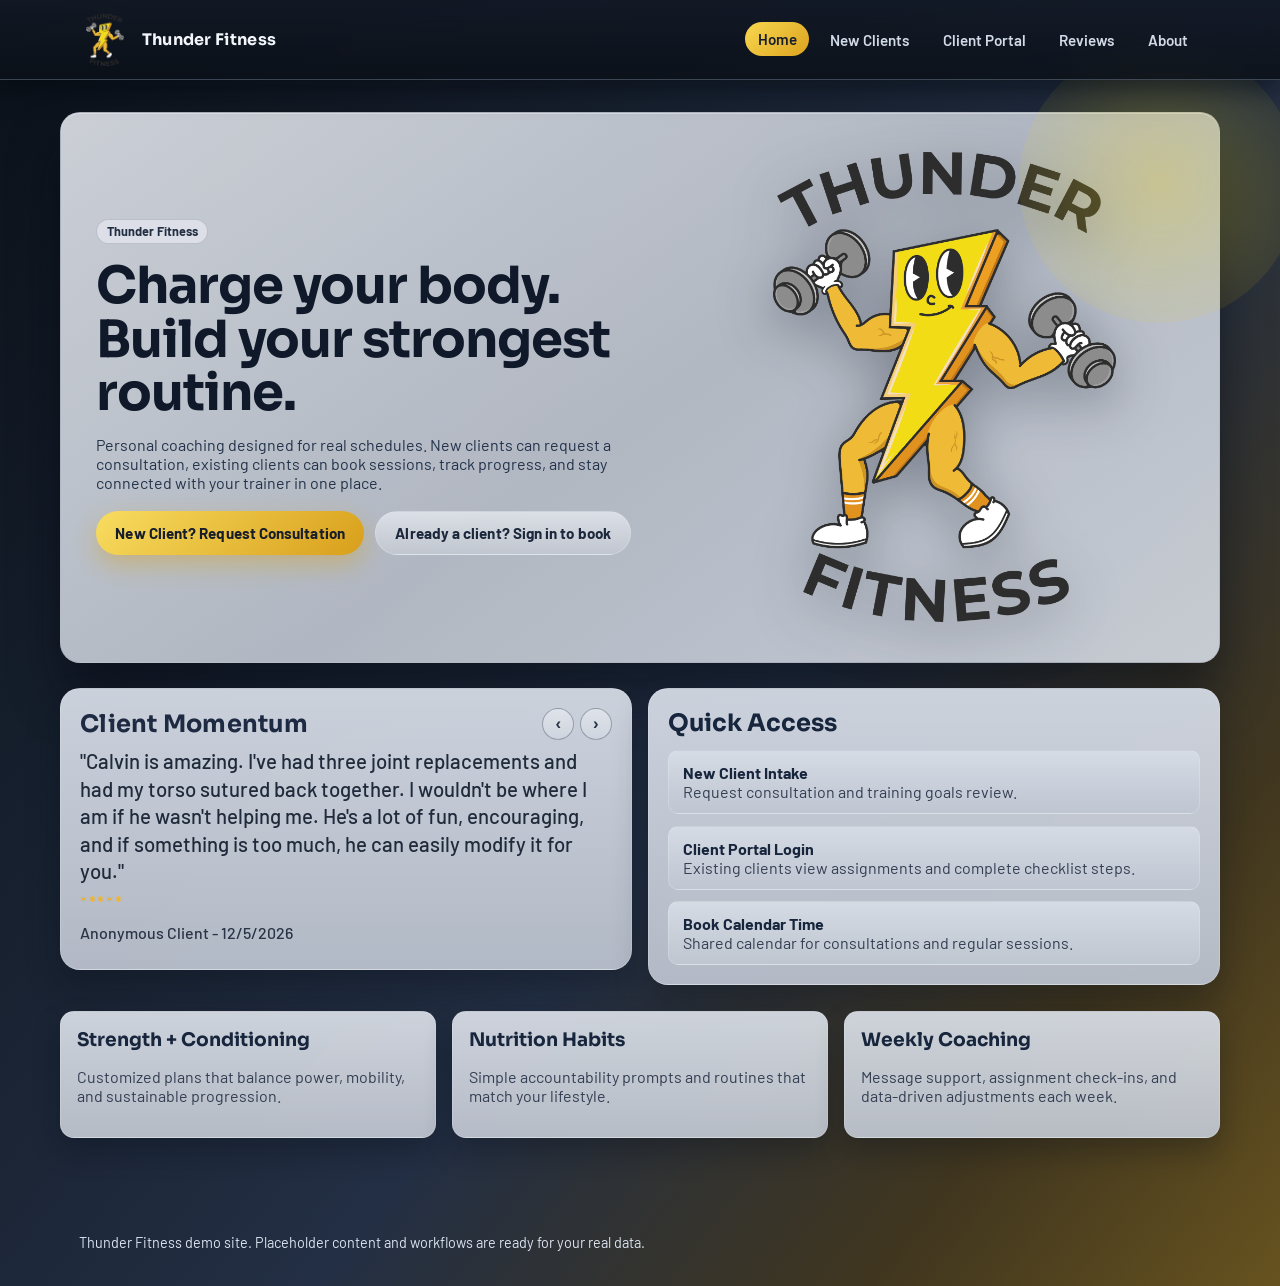
<file: index.html>
<!doctype html>
<html lang="en">
  <head>
    <meta charset="UTF-8" />
    <meta name="viewport" content="width=device-width, initial-scale=1.0" />
    <title>Thunder Fitness</title>
    <link rel="preconnect" href="https://fonts.googleapis.com" />
    <link rel="preconnect" href="https://fonts.gstatic.com" crossorigin />
    <link href="https://fonts.googleapis.com/css2?family=Barlow:wght@400;500;600;700&family=Sora:wght@500;600;700;800&display=swap" rel="stylesheet" />
    <link rel="stylesheet" href="assets/css/styles.css?v=20260314a" />
    <script defer src="assets/js/app.js?v=20260314a"></script>
  </head>
  <body data-page="home">
    <header class="site-header">
      <div class="nav-wrap">
        <a class="brand" href="index.html"><img class="brand-logo" src="assets/logo.png" alt="Thunder Fitness logo" /><span class="brand-name">Thunder Fitness</span></a>
        <nav class="nav-links" aria-label="Main">
          <a data-nav="home" href="index.html">Home</a>
          <a data-nav="start" href="start-here.html">New Clients</a>
          <a data-nav="booking" href="booking.html">Calendar</a>
          <a data-nav="portal" href="client-portal.html">Client Portal</a>
          <a data-nav="reviews" href="reviews.html">Reviews</a>
          <a data-nav="about" href="about.html">About</a>
        </nav>
      </div>
    </header>

    <main>
      <div class="container">
        <section class="hero reveal">
          <div>
            <span class="badge">Thunder Fitness</span>
            <h1 id="homeHeroTitle">Charge your body. Build your strongest routine.</h1>
            <p id="homeHeroText">
              Personal coaching designed for real schedules. New clients can request a consultation, existing clients can book sessions,
              track progress, and stay connected with your trainer in one place.
            </p>
            <div class="stack">
              <a class="btn btn-primary" href="start-here.html">New Client? Request Consultation</a>
              <a class="btn btn-light" href="client-portal.html">Already a client? Sign in to book</a>
            </div>
          </div>
          <div class="hero-media-shell reveal delay-1" aria-label="Featured image">
            <img id="homeHeroImage" src="assets/logo.png" alt="Thunder Fitness featured" loading="lazy" />
          </div>
        </section>

        <script>
          (function () {
            try {
              const raw = localStorage.getItem("tf_site_settings");
              if (!raw) return;
              const settings = JSON.parse(raw) || {};

              const title = document.getElementById("homeHeroTitle");
              const text = document.getElementById("homeHeroText");
              const image = document.getElementById("homeHeroImage");

              const nextTitle = (settings.homeHeroTitle || "").trim();
              const nextText = (settings.homeHeroText || "").trim();
              const nextImage = (settings.homeHeroImage || "").trim();

              if (title && nextTitle) title.textContent = nextTitle;
              if (text && nextText) text.textContent = nextText;
              if (image && nextImage) image.src = nextImage;
            } catch (_err) {
              // Keep default HTML values if local settings are unavailable.
            }
          })();
        </script>

        <section class="section split home-highlight-row">
          <article class="panel reveal delay-1 review-rotator" id="reviewRotatorPanel">
            <div class="rotator-head">
              <h2 id="rotatorHeading" class="rotator-heading">Client Momentum</h2>
              <div class="rotator-controls" aria-label="Review slider controls">
                <button id="rotatorPrev" class="rotator-arrow" type="button" aria-label="Previous review or ad">&#8249;</button>
                <button id="rotatorNext" class="rotator-arrow" type="button" aria-label="Next review or ad">&#8250;</button>
              </div>
            </div>
            <div id="rotatorAdGraphic" class="rotator-ad-graphic" aria-hidden="true">
              <span class="ad-bar"></span>
              <span class="ad-ring left"></span>
              <span class="ad-ring right"></span>
              <span class="ad-athlete"></span>
            </div>
            <p id="rotatorQuote" class="review-quote">""</p>
            <div id="rotatorStars" class="star-row" aria-hidden="true"></div>
            <div id="rotatorMeta" class="review-meta"></div>
            <p id="rotatorExtra" class="rotator-extra muted"></p>
          </article>
          <article class="panel reveal delay-2">
            <h2>Quick Access</h2>
            <div class="list">
              <a class="list-item" href="start-here.html"><strong>New Client Intake</strong><br /><span class="muted">Request consultation and training goals review.</span></a>
              <a class="list-item" href="client-portal.html"><strong>Client Portal Login</strong><br /><span class="muted">Existing clients view assignments and complete checklist steps.</span></a>
              <a class="list-item" href="booking.html"><strong>Book Calendar Time</strong><br /><span class="muted">Shared calendar for consultations and regular sessions.</span></a>
            </div>
          </article>
        </section>

        <section class="section card-grid">
          <article class="card reveal">
            <h3 id="homeCardOneTitle">Strength + Conditioning</h3>
            <p id="homeCardOneText" class="muted">Customized plans that balance power, mobility, and sustainable progression.</p>
          </article>
          <article class="card reveal delay-1">
            <h3 id="homeCardTwoTitle">Nutrition Habits</h3>
            <p id="homeCardTwoText" class="muted">Simple accountability prompts and routines that match your lifestyle.</p>
          </article>
          <article class="card reveal delay-2">
            <h3 id="homeCardThreeTitle">Weekly Coaching</h3>
            <p id="homeCardThreeText" class="muted">Message support, assignment check-ins, and data-driven adjustments each week.</p>
          </article>
        </section>
      </div>
    </main>

    <footer class="footer">
      Thunder Fitness demo site. Placeholder content and workflows are ready for your real data.
    </footer>
  </body>
</html>
</file>
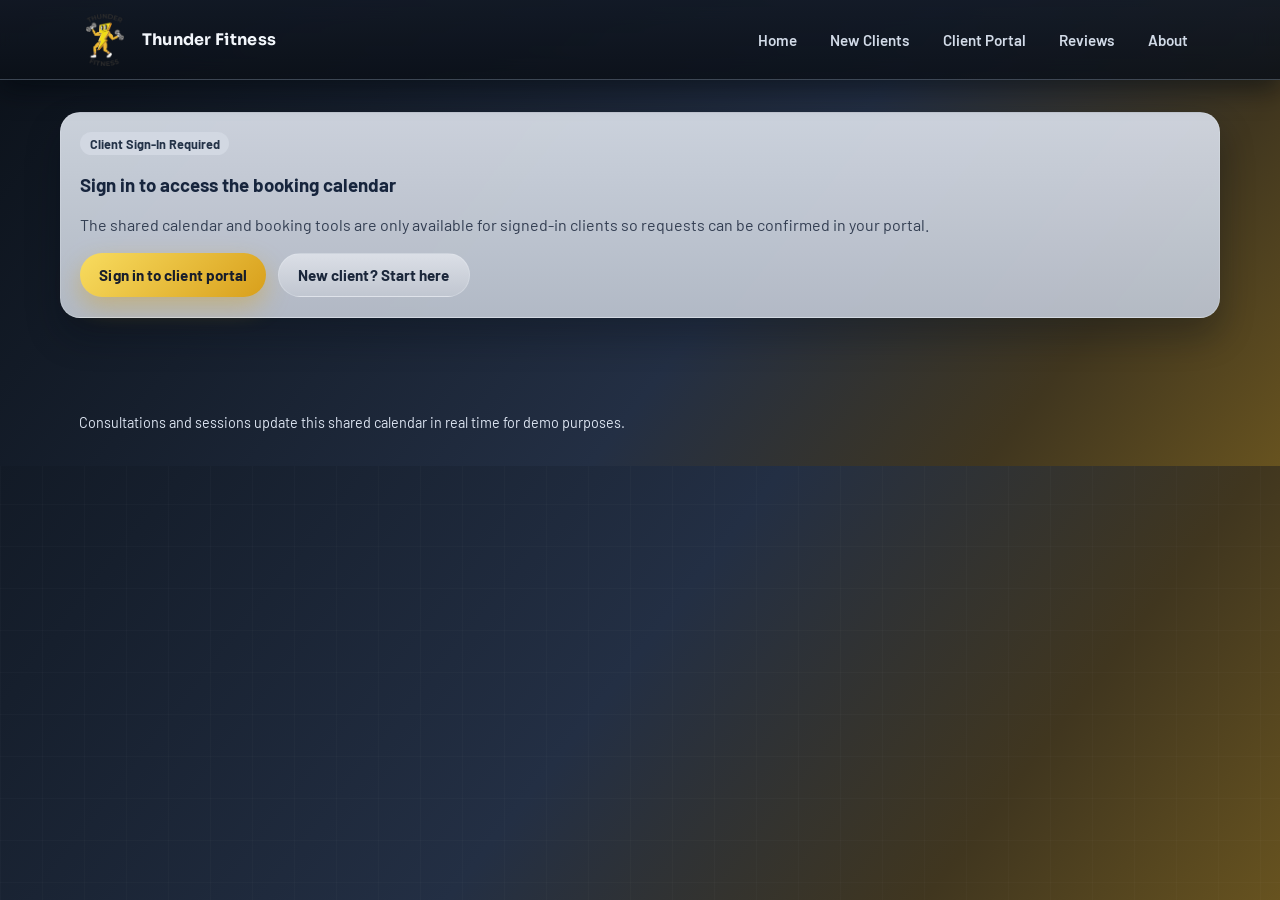
<file: booking.html>
<!doctype html>
<html lang="en">
  <head>
    <meta charset="UTF-8" />
    <meta name="viewport" content="width=device-width, initial-scale=1.0" />
    <title>Thunder Fitness</title>
    <link rel="preconnect" href="https://fonts.googleapis.com" />
    <link rel="preconnect" href="https://fonts.gstatic.com" crossorigin />
    <link href="https://fonts.googleapis.com/css2?family=Barlow:wght@400;500;600;700&family=Sora:wght@500;600;700;800&display=swap" rel="stylesheet" />
    <link rel="stylesheet" href="assets/css/styles.css?v=20260314a" />
    <script defer src="assets/js/app.js?v=20260314a"></script>
  </head>
  <body data-page="booking">
    <header class="site-header">
      <div class="nav-wrap">
        <a class="brand" href="index.html"><img class="brand-logo" src="assets/logo.png" alt="Thunder Fitness logo" /><span class="brand-name">Thunder Fitness</span></a>
        <nav class="nav-links" aria-label="Main">
          <a data-nav="home" href="index.html">Home</a>
          <a data-nav="start" href="start-here.html">New Clients</a>
          <a data-nav="booking" href="booking.html">Calendar</a>
          <a data-nav="portal" href="client-portal.html">Client Portal</a>
          <a data-nav="reviews" href="reviews.html">Reviews</a>
          <a data-nav="about" href="about.html">About</a>
          
        </nav>
      </div>
    </header>

    <main>
      <section id="bookingAuthGate" class="container hidden">
        <article class="panel reveal">
          <span class="badge">Client Sign-In Required</span>
          <h1>Sign in to access the booking calendar</h1>
          <p class="muted">The shared calendar and booking tools are only available for signed-in clients so requests can be confirmed in your portal.</p>
          <div class="stack">
            <a class="btn btn-primary" href="client-portal.html">Sign in to client portal</a>
            <a class="btn btn-light" href="start-here.html">New client? Start here</a>
          </div>
        </article>
      </section>

      <div id="bookingAuthedContent" class="container split">
        <section class="panel reveal">
          <span class="badge">Shared Booking Calendar</span>
          <h1>Reserve your training time</h1>
          <p class="muted">Consultation and session bookings require a signed-in client account so your request can be confirmed and tracked in your portal.</p>

          <form id="bookingForm" class="form-grid">
            <label>
              Booking type
              <select id="bookingType">
                <option>Consultation</option>
                <option>Session</option>
              </select>
            </label>
            <label>
              Date
              <select id="bookingDate"></select>
            </label>
            <label>
              Time
              <select id="bookingTime"></select>
            </label>
            <label>
              Name
              <input id="bookingName" type="text" placeholder="Client name" required />
            </label>
            <label>
              Email
              <input id="bookingEmail" type="email" placeholder="client@email.com" required />
            </label>
            <label>
              Phone
              <input id="bookingPhone" type="tel" placeholder="(555) 123-4567" required />
            </label>
            <label class="full">
              Notes
              <textarea id="bookingNotes" placeholder="Optional goals, focus area, or preferences."></textarea>
            </label>
            <label class="full" style="flex-direction: row; align-items: center; gap: 0.6rem; margin-top: 0.2rem">
              <input id="bookingRecurring" type="checkbox" />
              Request recurring booking (trainer approval required)
            </label>
            <div id="recurringFields" class="full hidden">
              <div class="form-grid">
                <label>
                  Repeat
                  <select id="recurringFrequency">
                    <option value="Weekly">Weekly</option>
                    <option value="Biweekly">Biweekly</option>
                    <option value="Monthly">Monthly</option>
                  </select>
                </label>
                <label>
                  Number of sessions
                  <select id="recurringCount">
                    <option value="4">4</option>
                    <option value="8">8</option>
                    <option value="12">12</option>
                  </select>
                </label>
              </div>
              <p class="muted" style="margin: 0.5rem 0 0">Recurring requests are reviewed by the trainer before approval.</p>
            </div>
            <div class="full stack">
              <button class="btn btn-primary" type="submit">Submit Booking</button>
              <a class="btn btn-light" href="client-portal.html">Sign in or create account</a>
            </div>
          </form>
          <div id="bookingNotice" class="notice"></div>
        </section>

        <section class="panel reveal delay-1">
          <h2>Availability calendar (1-hour slots)</h2>
          <div class="stack" style="margin-top: 0.3rem">
            <button id="calendarPrevWeek" class="btn btn-light" type="button">Previous week</button>
            <button id="calendarNextWeek" class="btn btn-light" type="button">Next week</button>
          </div>
          <p id="calendarRangeLabel" class="muted" style="margin-top: 0.45rem"></p>
          <div id="calendarBoard" class="calendar-grid"></div>
          <h3 style="margin-top: 1rem">Booking history is private</h3>
          <div id="upcomingBookings" class="list"></div>
        </section>
      </div>
    </main>

    <footer class="footer">Consultations and sessions update this shared calendar in real time for demo purposes.</footer>
  </body>
</html>
</file>
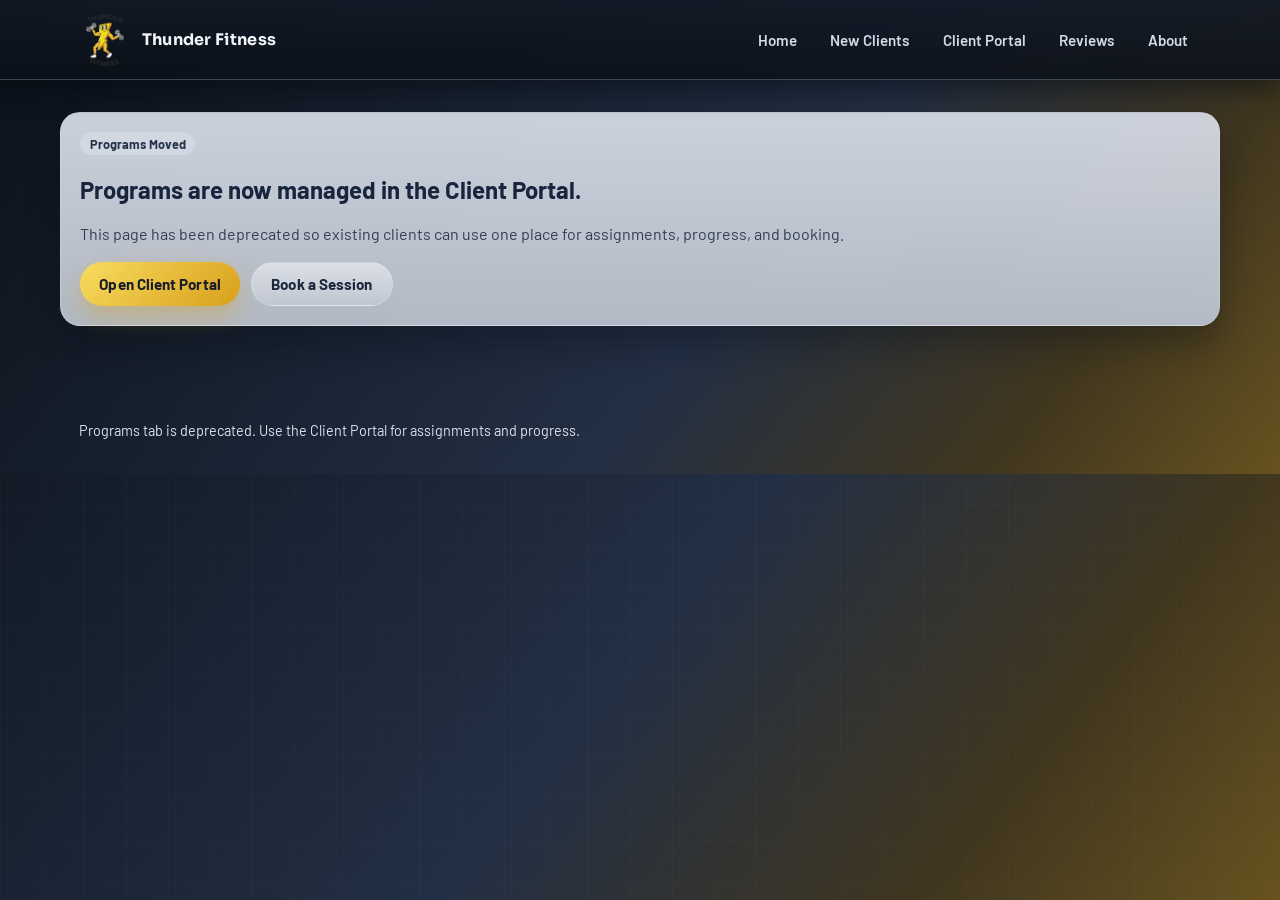
<file: programs.html>
<!doctype html>
<html lang="en">
  <head>
    <meta charset="UTF-8" />
    <meta name="viewport" content="width=device-width, initial-scale=1.0" />
    <title>Thunder Fitness</title>
    <link rel="preconnect" href="https://fonts.googleapis.com" />
    <link rel="preconnect" href="https://fonts.gstatic.com" crossorigin />
    <link href="https://fonts.googleapis.com/css2?family=Barlow:wght@400;500;600;700&family=Sora:wght@500;600;700;800&display=swap" rel="stylesheet" />
    <link rel="stylesheet" href="assets/css/styles.css?v=20260314a" />
    <script defer src="assets/js/app.js?v=20260314a"></script>
  </head>
  <body data-page="programs">
    <header class="site-header">
      <div class="nav-wrap">
        <a class="brand" href="index.html"><img class="brand-logo" src="assets/logo.png" alt="Thunder Fitness logo" /><span class="brand-name">Thunder Fitness</span></a>
        <nav class="nav-links" aria-label="Main">
          <a data-nav="home" href="index.html">Home</a>
          <a data-nav="start" href="start-here.html">New Clients</a>
          <a data-nav="booking" href="booking.html">Calendar</a>
          <a data-nav="portal" href="client-portal.html">Client Portal</a>
          <a data-nav="reviews" href="reviews.html">Reviews</a>
          <a data-nav="about" href="about.html">About</a>
          
        </nav>
      </div>
    </header>

    <main>
      <div class="container">
        <section class="panel reveal">
          <span class="badge">Programs Moved</span>
          <h1>Programs are now managed in the Client Portal.</h1>
          <p class="muted">This page has been deprecated so existing clients can use one place for assignments, progress, and booking.</p>
          <div class="stack">
            <a class="btn btn-primary" href="client-portal.html">Open Client Portal</a>
            <a class="btn btn-light" href="booking.html">Book a Session</a>
          </div>
        </section>
      </div>
    </main>

    <footer class="footer">Programs tab is deprecated. Use the Client Portal for assignments and progress.</footer>
  </body>
</html>
</file>
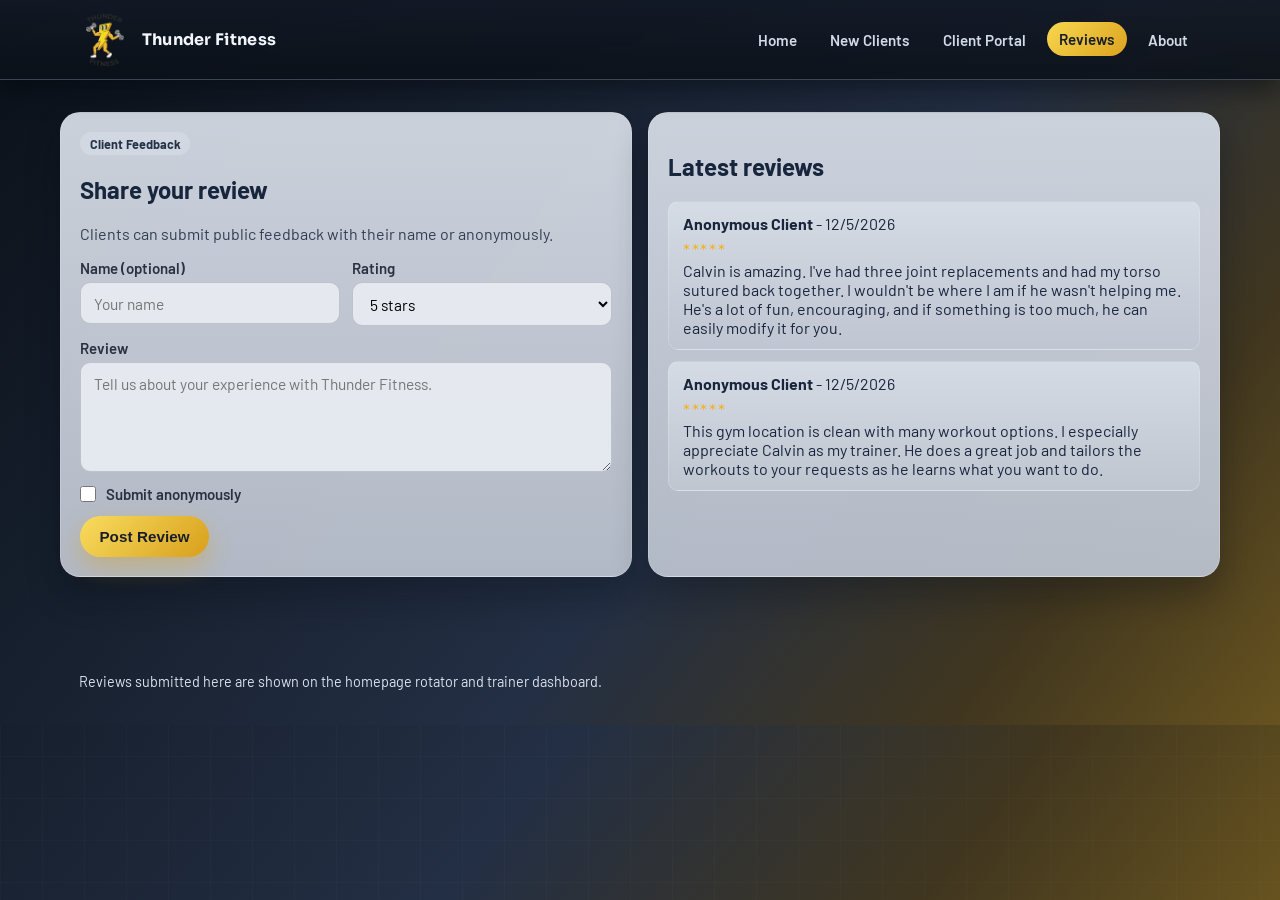
<file: reviews.html>
<!doctype html>
<html lang="en">
  <head>
    <meta charset="UTF-8" />
    <meta name="viewport" content="width=device-width, initial-scale=1.0" />
    <title>Thunder Fitness</title>
    <link rel="preconnect" href="https://fonts.googleapis.com" />
    <link rel="preconnect" href="https://fonts.gstatic.com" crossorigin />
    <link href="https://fonts.googleapis.com/css2?family=Barlow:wght@400;500;600;700&family=Sora:wght@500;600;700;800&display=swap" rel="stylesheet" />
    <link rel="stylesheet" href="assets/css/styles.css?v=20260314a" />
    <script defer src="assets/js/app.js?v=20260314a"></script>
  </head>
  <body data-page="reviews">
    <header class="site-header">
      <div class="nav-wrap">
        <a class="brand" href="index.html"><img class="brand-logo" src="assets/logo.png" alt="Thunder Fitness logo" /><span class="brand-name">Thunder Fitness</span></a>
        <nav class="nav-links" aria-label="Main">
          <a data-nav="home" href="index.html">Home</a>
          <a data-nav="start" href="start-here.html">New Clients</a>
          <a data-nav="booking" href="booking.html">Calendar</a>
          <a data-nav="portal" href="client-portal.html">Client Portal</a>
          <a data-nav="reviews" href="reviews.html">Reviews</a>
          <a data-nav="about" href="about.html">About</a>
          
        </nav>
      </div>
    </header>

    <main>
      <div class="container split">
        <section class="panel reveal">
          <span class="badge">Client Feedback</span>
          <h1>Share your review</h1>
          <p class="muted">Clients can submit public feedback with their name or anonymously.</p>

          <form id="reviewForm" class="form-grid">
            <label>
              Name (optional)
              <input id="reviewName" type="text" placeholder="Your name" />
            </label>
            <label>
              Rating
              <select id="reviewRating">
                <option value="5">5 stars</option>
                <option value="4">4 stars</option>
                <option value="3">3 stars</option>
                <option value="2">2 stars</option>
                <option value="1">1 star</option>
              </select>
            </label>
            <label class="full">
              Review
              <textarea id="reviewText" placeholder="Tell us about your experience with Thunder Fitness." required></textarea>
            </label>
            <label class="full" style="flex-direction: row; align-items: center; gap: 0.6rem">
              <input id="reviewAnonymous" type="checkbox" />
              Submit anonymously
            </label>
            <div class="full">
              <button class="btn btn-primary" type="submit">Post Review</button>
            </div>
          </form>
          <div id="reviewNotice" class="notice"></div>
        </section>

        <section class="panel reveal delay-1">
          <h2>Latest reviews</h2>
          <div id="reviewFeed" class="list"></div>
        </section>
      </div>
    </main>

    <footer class="footer">Reviews submitted here are shown on the homepage rotator and trainer dashboard.</footer>
  </body>
</html>
</file>
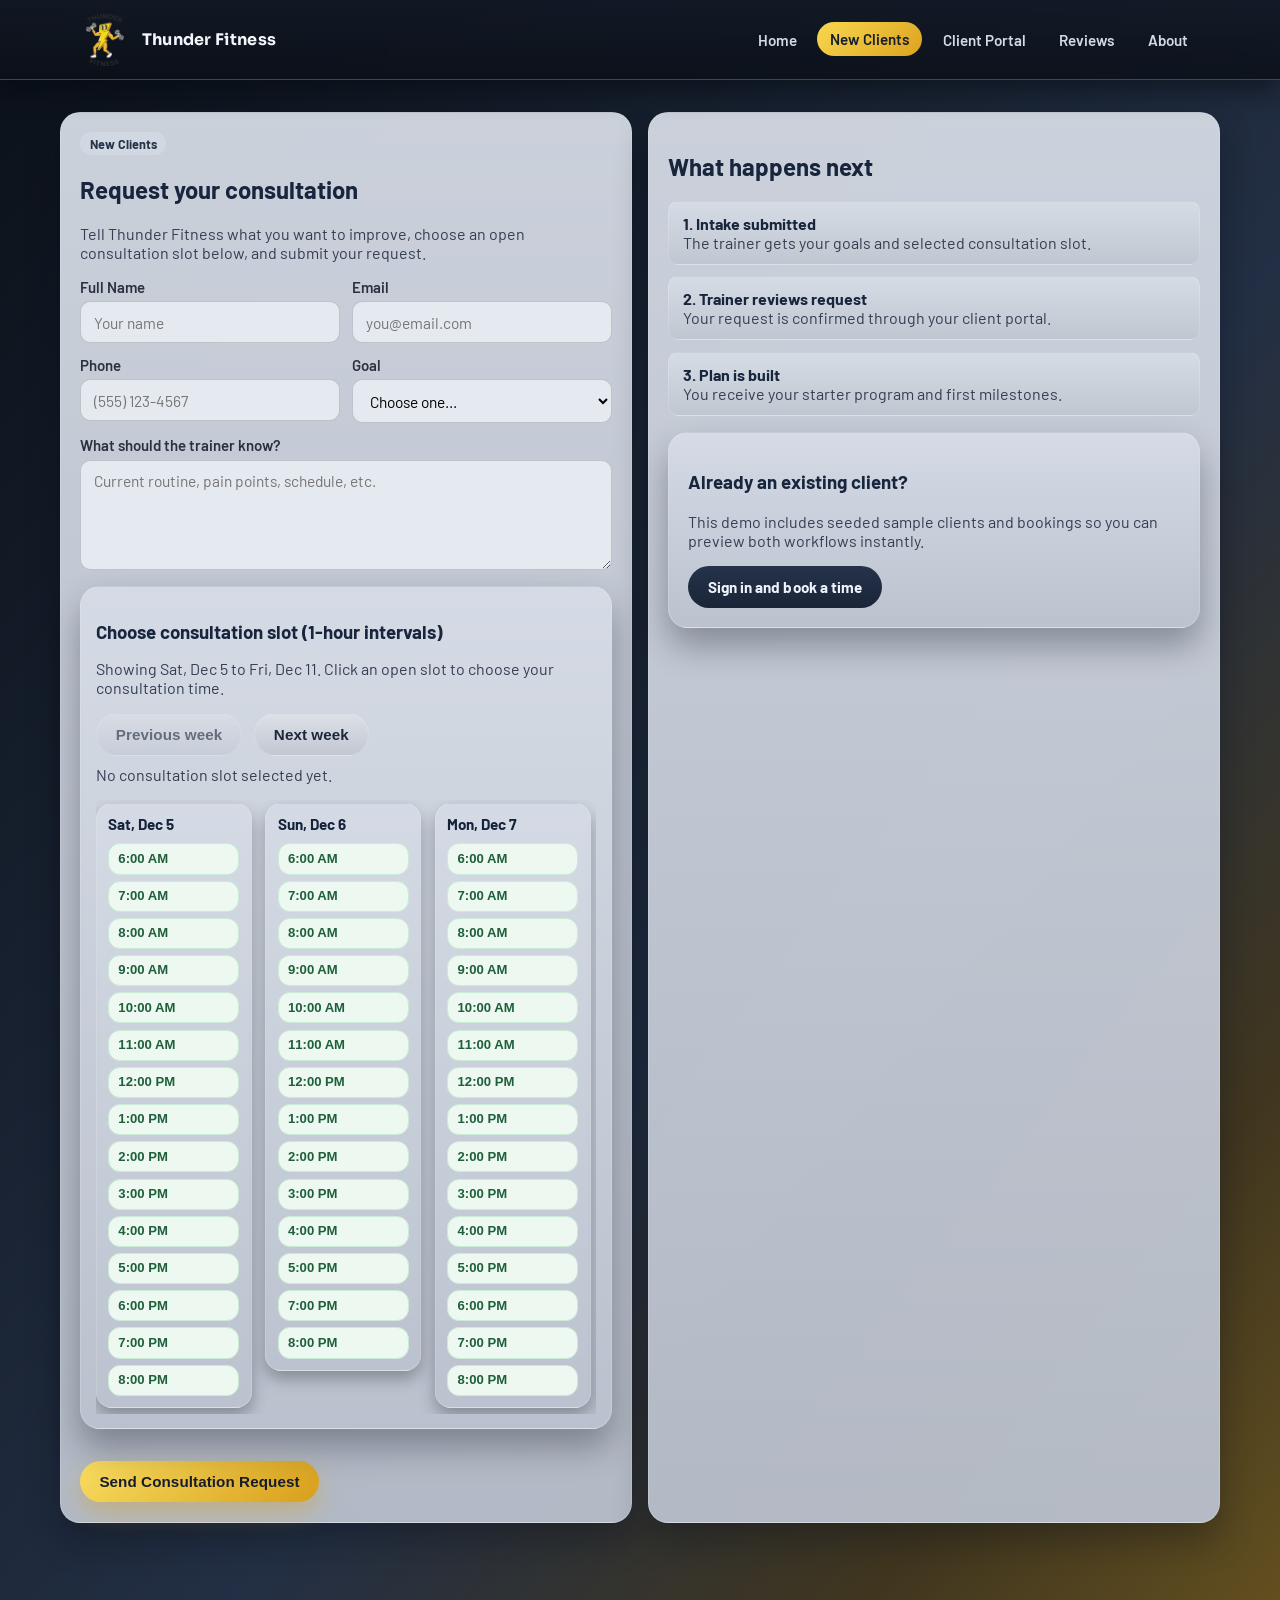
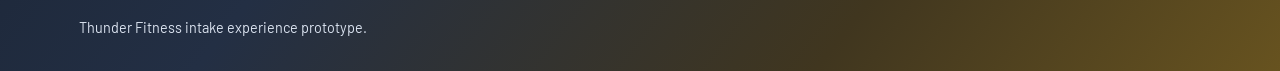
<file: start-here.html>
<!doctype html>
<html lang="en">
  <head>
    <meta charset="UTF-8" />
    <meta name="viewport" content="width=device-width, initial-scale=1.0" />
    <title>Thunder Fitness</title>
    <link rel="preconnect" href="https://fonts.googleapis.com" />
    <link rel="preconnect" href="https://fonts.gstatic.com" crossorigin />
    <link href="https://fonts.googleapis.com/css2?family=Barlow:wght@400;500;600;700&family=Sora:wght@500;600;700;800&display=swap" rel="stylesheet" />
    <link rel="stylesheet" href="assets/css/styles.css?v=20260314a" />
    <script defer src="assets/js/app.js?v=20260314a"></script>
  </head>
  <body data-page="start">
    <header class="site-header">
      <div class="nav-wrap">
        <a class="brand" href="index.html"><img class="brand-logo" src="assets/logo.png" alt="Thunder Fitness logo" /><span class="brand-name">Thunder Fitness</span></a>
        <nav class="nav-links" aria-label="Main">
          <a data-nav="home" href="index.html">Home</a>
          <a data-nav="start" href="start-here.html">New Clients</a>
          <a data-nav="booking" href="booking.html">Calendar</a>
          <a data-nav="portal" href="client-portal.html">Client Portal</a>
          <a data-nav="reviews" href="reviews.html">Reviews</a>
          <a data-nav="about" href="about.html">About</a>
          
        </nav>
      </div>
    </header>

    <main>
      <div class="container split">
        <section class="panel reveal">
          <span class="badge">New Clients</span>
          <h1>Request your consultation</h1>
          <p class="muted">Tell Thunder Fitness what you want to improve, choose an open consultation slot below, and submit your request.</p>

          <form id="consultationForm" class="form-grid">
            <label>
              Full Name
              <input name="name" type="text" placeholder="Your name" required />
            </label>
            <label>
              Email
              <input name="email" type="email" placeholder="you@email.com" required />
            </label>
            <label>
              Phone
              <input name="phone" type="tel" placeholder="(555) 123-4567" required />
            </label>
            <label>
              Goal
              <select name="goal" required>
                <option value="">Choose one...</option>
                <option>Weight loss</option>
                <option>Strength gain</option>
                <option>Athletic performance</option>
                <option>General fitness</option>
              </select>
            </label>
            <label class="full">
              What should the trainer know?
              <textarea name="message" placeholder="Current routine, pain points, schedule, etc."></textarea>
            </label>
            <input id="consultPreferredDate" name="preferredDate" type="hidden" />
            <input id="consultPreferredTime" name="preferredTime" type="hidden" />
            <div class="full panel" style="padding: 0.9rem; margin-top: 0.2rem">
              <h3 style="margin-bottom: 0.3rem">Choose consultation slot (1-hour intervals)</h3>
              <p class="muted" id="consultCalendarRange"></p>
              <div class="stack" style="margin-top: 0.35rem">
                <button id="consultPrevWeek" class="btn btn-light" type="button">Previous week</button>
                <button id="consultNextWeek" class="btn btn-light" type="button">Next week</button>
              </div>
              <p id="consultSlotSummary" class="muted" style="margin-top: 0.55rem">No consultation slot selected yet.</p>
              <div id="consultCalendarBoard" class="calendar-grid"></div>
            </div>
            <div class="full stack">
              <button class="btn btn-primary" type="submit">Send Consultation Request</button>
</div>
          </form>
          <div id="consultationNotice" class="notice"></div>
        </section>

        <section class="panel reveal delay-1">
          <h2>What happens next</h2>
          <div class="list">
            <div class="list-item"><strong>1. Intake submitted</strong><br /><span class="muted">The trainer gets your goals and selected consultation slot.</span></div>
            <div class="list-item"><strong>2. Trainer reviews request</strong><br /><span class="muted">Your request is confirmed through your client portal.</span></div>
            <div class="list-item"><strong>3. Plan is built</strong><br /><span class="muted">You receive your starter program and first milestones.</span></div>
          </div>

          <div class="panel" style="margin-top: 1rem">
            <h3>Already an existing client?</h3>
            <p class="muted">This demo includes seeded sample clients and bookings so you can preview both workflows instantly.</p>
            <a class="btn btn-secondary" href="client-portal.html">Sign in and book a time</a>
          </div>
        </section>
      </div>
    </main>

    <footer class="footer">Thunder Fitness intake experience prototype.</footer>
  </body>
</html>
</file>
<file: assets/css/styles.css>
:root {
  --ink: #17253d;
  --charcoal: #cad3e2;
  --slate: #aeb8cb;
  --paper: #1a2332;
  --white: #ffffff;
  --bolt: #f6d80f;
  --gold: #eea928;
  --shadow: rgba(4, 8, 16, 0.5);
  --radius-lg: 20px;
  --radius-md: 14px;
  --radius-sm: 10px;
  --max-width: 1160px;
}

* {
  box-sizing: border-box;
}

html,
body {
  margin: 0;
  padding: 0;
  font-family: "Barlow", "Segoe UI", sans-serif;
  color: var(--ink);
  background: linear-gradient(128deg, #0b1119 0%, #161f2d 28%, #232f44 58%, #40361f 82%, #c89a20 145%);
  min-height: 100%;
}

body::before {
  content: "";
  position: fixed;
  inset: 0;
  background-image: linear-gradient(rgba(255, 255, 255, 0.05) 1px, transparent 1px), linear-gradient(90deg, rgba(255, 255, 255, 0.05) 1px, transparent 1px);
  background-size: 42px 42px;
  pointer-events: none;
  opacity: 0.42;
  z-index: -2;
}

body::after {
  content: "";
  position: fixed;
  width: 42vw;
  max-width: 500px;
  aspect-ratio: 1;
  border-radius: 50%;
  background: radial-gradient(circle at center, rgba(246, 214, 74, 0.36), rgba(246, 214, 74, 0));
  right: -10vw;
  top: -12vw;
  pointer-events: none;
  z-index: -1;
}

a {
  color: inherit;
  text-decoration: none;
}

img {
  max-width: 100%;
  display: block;
}

main {
  padding: 2rem 1.2rem 4rem;
}

.container {
  max-width: var(--max-width);
  margin: 0 auto;
}

.site-header {
  position: sticky;
  top: 0;
  z-index: 30;
  backdrop-filter: blur(12px);
  background: linear-gradient(180deg, rgba(18, 25, 37, 0.9) 0%, rgba(11, 16, 24, 0.88) 100%);
  border-bottom: 1px solid rgba(198, 211, 231, 0.24);
  box-shadow: 0 10px 26px rgba(2, 5, 12, 0.5);
}

.nav-wrap {
  max-width: var(--max-width);
  margin: 0 auto;
  padding: 0.85rem 1.2rem;
  display: flex;
  align-items: center;
  justify-content: space-between;
  gap: 1rem;
}

.brand {
  display: flex;
  align-items: center;
  gap: 0.65rem;
  font-weight: 700;
  font-family: "Sora", "Segoe UI", sans-serif;
  letter-spacing: 0.02em;
}

.brand-logo {
  width: 52px;
  height: 52px;
  object-fit: contain;
  border-radius: 0;
  background: transparent;
  border: 0;
  padding: 0;
}


.brand-name {
  font-weight: 700;
  color: #f2f6fb;
}
.brand-bolt {
  width: 20px;
  height: 32px;
  background: linear-gradient(180deg, #f7de29, #f0b429);
  clip-path: polygon(48% 0, 100% 0, 58% 40%, 88% 40%, 0 100%, 35% 55%, 8% 55%);
  border: 1px solid rgba(34, 37, 45, 0.2);
}

.nav-links {
  display: flex;
  flex-wrap: wrap;
  gap: 0.5rem;
}

.nav-links a {
  padding: 0.5rem 0.8rem;
  border-radius: 999px;
  font-size: 0.95rem;
  font-weight: 600;
  color: #d2dbe8;
  transition: background 0.2s ease, transform 0.2s ease, color 0.2s ease;
}

.nav-links a:hover,
.nav-links a.active {
  background: linear-gradient(135deg, #f8d74f, #dca31f);
  color: #161d2b;
  transform: translateY(-1px);
}

.btn {
  display: inline-flex;
  align-items: center;
  justify-content: center;
  border: none;
  border-radius: 999px;
  padding: 0.75rem 1.2rem;
  font-weight: 700;
  font-size: 0.95rem;
  letter-spacing: 0.005em;
  cursor: pointer;
  transition: transform 0.2s ease, box-shadow 0.2s ease;
}

.btn:disabled {
  opacity: 0.6;
  cursor: not-allowed;
}

.btn-primary {
  background: linear-gradient(135deg, #f8dc5f, #d89f1b);
  color: #171d2b;
  box-shadow: 0 10px 24px rgba(216, 159, 27, 0.4);
}

.btn-secondary {
  background: linear-gradient(180deg, #25324a 0%, #1a2538 100%);
  color: #eef3fb;
}

.btn-light {
  background: linear-gradient(180deg, rgba(221, 225, 232, 0.94) 0%, rgba(193, 199, 209, 0.94) 100%);
  border: 1px solid rgba(236, 239, 244, 0.3);
  color: #1b273b;
}

.btn:hover:not(:disabled) {
  transform: translateY(-2px);
}

.hero {
  display: grid;
  grid-template-columns: 1.1fr 0.9fr;
  align-items: center;
  gap: 1.5rem;
  background: linear-gradient(145deg, rgba(219, 223, 230, 0.92) 0%, rgba(190, 196, 206, 0.92) 52%, rgba(211, 216, 225, 0.92) 100%);
  color: #10192a;
  border-radius: var(--radius-lg);
  padding: 2.2rem;
  box-shadow: 0 30px 48px var(--shadow), inset 0 1px 0 rgba(255, 255, 255, 0.38);
  overflow: visible;
  position: relative;
  border: 1px solid rgba(28, 44, 70, 0.08);
}

.hero::after {
  content: "";
  position: absolute;
  width: 280px;
  height: 280px;
  border-radius: 50%;
  background: radial-gradient(circle, rgba(246, 216, 15, 0.28), rgba(246, 216, 15, 0));
  right: -80px;
  top: -70px;
}

.hero h1 {
  font-family: "Sora", "Segoe UI", sans-serif;
  font-size: clamp(2rem, 4vw, 3.2rem);
  margin: 0 0 0.95rem;
  line-height: 1.05;
  letter-spacing: -0.02em;
}

.hero p {
  color: #22324a;
  max-width: 580px;
  margin: 0;
}

.hero .badge {
  margin-bottom: 0.95rem;
  background: rgba(222, 225, 232, 0.95);
  color: #222e42;
  border: 1px solid rgba(39, 48, 65, 0.18);
}

.stack {
  display: flex;
  flex-wrap: wrap;
  gap: 0.7rem;
  margin-top: 1.2rem;
}

/* Homepage hero media image container */
.hero-media-shell {
  display: flex;
  align-items: center;
  justify-content: center;
  background: transparent;
  border: 0;
  border-radius: 0;
  box-shadow: none;
  padding: 0.25rem 0;
  overflow: visible;
}

.hero-media-shell img {
  width: min(100%, 470px);
  max-height: 470px;
  object-fit: contain;
  border: 0;
  filter: drop-shadow(0 14px 28px rgba(16, 24, 40, 0.36));
}

.section {
  margin-top: 1.6rem;
}

.section h2,
.section h3 {
  font-family: "Sora", "Segoe UI", sans-serif;
  margin: 0 0 0.75rem;
}

.card-grid {
  display: grid;
  grid-template-columns: repeat(3, minmax(0, 1fr));
  gap: 1rem;
}

.card {
  background: linear-gradient(180deg, rgba(216, 221, 229, 0.94) 0%, rgba(191, 197, 207, 0.94) 100%);
  border: 1px solid rgba(236, 239, 245, 0.22);
  border-radius: var(--radius-md);
  padding: 1rem;
  box-shadow: 0 14px 28px rgba(7, 12, 22, 0.3);
  backdrop-filter: blur(4px);
}

.card h3 {
  margin-top: 0;
}

.panel {
  background: linear-gradient(180deg, rgba(213, 219, 229, 0.95) 0%, rgba(186, 193, 205, 0.95) 100%);
  border: 1px solid rgba(236, 240, 245, 0.22);
  border-radius: var(--radius-lg);
  padding: 1.2rem;
  box-shadow: 0 18px 34px rgba(7, 12, 22, 0.32);
  backdrop-filter: blur(5px);

  min-width: 0;
}



.split {
  display: grid;
  grid-template-columns: 1fr 1fr;
  gap: 1rem;
}

.home-highlight-row {
  align-items: start;
}

.split > * {
  min-width: 0;
}

.form-grid {
  display: grid;
  grid-template-columns: 1fr 1fr;
  gap: 0.8rem;
}

label {
  display: flex;
  flex-direction: column;
  gap: 0.34rem;
  font-weight: 600;
  color: #2c3140;
  font-size: 0.94rem;
}

input,
select,
textarea {
  border: 1px solid rgba(50, 57, 70, 0.22);
  border-radius: var(--radius-sm);
  padding: 0.66rem 0.78rem;
  font-size: 0.97rem;
  font-family: inherit;
  background: rgba(231, 235, 241, 0.96);
}

input[type="checkbox"],
input[type="radio"] {
  width: 1rem;
  height: 1rem;
  padding: 0;
  margin: 0;
  border: 0;
  background: transparent;
  accent-color: #7d8898;
}

textarea {
  min-height: 110px;
  resize: vertical;
}

#otpCode {
  letter-spacing: 0.22em;
  text-align: center;
  font-weight: 700;
}

.full {
  grid-column: 1 / -1;
}

.notice {
  margin-top: 0.8rem;
  padding: 0.68rem 0.85rem;
  border-radius: var(--radius-sm);
  font-weight: 600;
  display: none;
}

.notice.success {
  background: #ebf9ef;
  color: #245f35;
  display: block;
}

.notice.error {
  background: #fbecec;
  color: #7a2323;
  display: block;
}

.review-rotator {
  min-height: 0;
  position: relative;
  transition: background 0.25s ease, border-color 0.25s ease, box-shadow 0.25s ease;
}

.rotator-head {
  display: flex;
  align-items: center;
  justify-content: space-between;
  gap: 0.65rem;
  margin-bottom: 0.5rem;
}

.rotator-head h2 {
  margin: 0;
}

.rotator-heading {
  color: #1d2a42;
  letter-spacing: 0.01em;
}

.rotator-heading.is-ad {
  color: #f7f9fd;
  text-shadow: 0 1px 10px rgba(10, 14, 22, 0.28);
}

.rotator-controls {
  display: inline-flex;
  align-items: center;
  gap: 0.35rem;
}

.rotator-arrow {
  width: 32px;
  height: 32px;
  border-radius: 999px;
  border: 1px solid rgba(32, 43, 63, 0.35);
  background: linear-gradient(180deg, #dfe3ea 0%, #cfd5de 100%);
  color: #283246;
  font-size: 1.05rem;
  font-weight: 700;
  line-height: 1;
  display: inline-flex;
  align-items: center;
  justify-content: center;
  cursor: pointer;
  transition: transform 0.15s ease, background 0.2s ease, color 0.2s ease, border-color 0.2s ease;
}

.rotator-arrow:hover {
  transform: translateY(-1px);
  background: #c6cdd8;
}

.rotator-arrow:focus-visible {
  outline: 2px solid rgba(246, 216, 15, 0.7);
  outline-offset: 1px;
}

.review-quote {
  font-size: clamp(1.02rem, 2.1vw, 1.28rem);
  margin: 0;
  font-weight: 500;
  color: #1f2a3b;
  line-height: 1.34;
}

.review-meta {
  color: #2a3447;
  margin-top: 0.62rem;
  font-weight: 500;
}

.rotator-extra {
  margin: 0.5rem 0 0;
  font-size: 0.96rem;
  line-height: 1.42;
  color: #354055;
}

.star-row {
  color: #f2b01e;
  letter-spacing: 0.09em;
  font-size: 1.1rem;
  margin-top: 0.35rem;
}

.review-rotator.is-ad {
  background: linear-gradient(145deg, rgba(68, 77, 93, 0.96) 0%, rgba(44, 53, 68, 0.96) 100%);
  border-color: rgba(230, 188, 74, 0.55);
  box-shadow: 0 14px 26px rgba(5, 10, 18, 0.42), inset 0 1px 0 rgba(255, 255, 255, 0.08);
}

.review-rotator.is-ad .review-quote {
  color: #f5d35d;
  font-weight: 700;
}

.review-rotator.is-ad .review-meta {
  color: #f4f6fb;
  font-weight: 700;
}

.review-rotator.is-ad .rotator-extra {
  color: #e1e7f1;
}

.review-rotator.is-ad .star-row {
  display: none;
}

.review-rotator.is-ad .rotator-arrow {
  background: linear-gradient(180deg, #f3d761 0%, #d7ad35 100%);
  border-color: #d7ad35;
  color: #1c2433;
}

.rotator-ad-graphic {
  display: none;
  align-items: center;
  gap: 0.24rem;
  margin: 0 0 0.45rem;
}

.review-rotator.is-ad .rotator-ad-graphic {
  display: inline-flex;
  opacity: 0.92;
}

.ad-bar {
  width: 42px;
  height: 6px;
  border-radius: 999px;
  background: #f2d85f;
}

.ad-ring {
  width: 8px;
  height: 8px;
  border: 2px solid #f2d85f;
  border-radius: 50%;
  background: #f3f6fb;
}

.ad-athlete {
  width: 15px;
  height: 15px;
  border-radius: 50% 50% 38% 38%;
  background: radial-gradient(circle at 50% 32%, #ffd861 24%, #f0b429 25%, #f0b429 100%);
  border: 1.5px solid #f2d85f;
}

.list {
  display: flex;
  flex-direction: column;
  gap: 0.7rem;
}

.list-item {
  padding: 0.75rem 0.88rem;
  border-radius: var(--radius-sm);
  border: 1px solid rgba(236, 240, 245, 0.24);
  background: linear-gradient(180deg, rgba(214, 220, 229, 0.95) 0%, rgba(191, 198, 209, 0.95) 100%);
}

.assignment-progress-track {
  margin-top: 0.62rem;
  width: 100%;
  height: 10px;
  border-radius: 999px;
  overflow: hidden;
  background: linear-gradient(180deg, rgba(164, 173, 186, 0.58) 0%, rgba(145, 153, 166, 0.58) 100%);
  border: 1px solid rgba(103, 113, 128, 0.28);
}

.assignment-progress-fill {
  display: block;
  height: 100%;
  background: linear-gradient(90deg, #949eae 0%, #cba43b 100%);
}

.assignment-progress-meta {
  margin-top: 0.34rem;
  font-size: 0.83rem;
  color: #344056;
}

.assignment-checklist {
  margin-top: 0.55rem;
  display: flex;
  flex-direction: column;
  gap: 0.38rem;
}

.assignment-check-item {
  display: flex;
  align-items: flex-start;
  gap: 0.52rem;
  color: #1f2b3f;
  font-size: 0.92rem;
  line-height: 1.3;
}

.assignment-check-item input {
  margin-top: 0.12rem;
  flex: 0 0 auto;
}

.assignment-check-item.done span {
  text-decoration: line-through;
  color: #556178;
}

.fresh-item-actions {
  margin-top: 0.62rem;
  display: flex;
  flex-wrap: wrap;
  gap: 0.45rem;
}

.fresh-item-actions .btn {
  padding: 0.34rem 0.62rem;
  font-size: 0.82rem;
  box-shadow: none;
}

.fresh-jump-focus {
  outline: 2px solid rgba(246, 216, 15, 0.7);
  background: #fff9e4;
  transition: background 0.25s ease, outline-color 0.25s ease;
}

.muted {
  color: #333e52;
}

.badge {
  display: inline-flex;
  align-items: center;
  border-radius: 999px;
  padding: 0.2rem 0.6rem;
  background: #d2d8e2;
  color: #243348;
  font-size: 0.79rem;
  font-weight: 700;
}

.badge.pending {
  background: #fff3d7;
  color: #8a6511;
}

.badge.confirmed {
  background: #e8f8ec;
  color: #26613b;
}

.badge.complete {
  background: #e8f0ff;
  color: #224283;
}

.kpis {
  display: grid;
  grid-template-columns: repeat(4, minmax(0, 1fr));
  gap: 0.85rem;
}

.kpi {
  background: linear-gradient(160deg, #131d2f 0%, #1a263b 100%);
  color: #f7f7f7;
  border-radius: var(--radius-md);
  padding: 0.95rem;
}

.kpi strong {
  display: block;
  font-size: 1.7rem;
  line-height: 1;
  margin-bottom: 0.2rem;
  color: #ffd93d;
}

.table-wrap {
  overflow-x: auto;
}

table {
  width: 100%;
  border-collapse: collapse;
  font-size: 0.93rem;
}

th,
td {
  text-align: left;
  padding: 0.62rem;
  border-bottom: 1px solid rgba(35, 41, 54, 0.13);
}

th {
  font-family: "Sora", "Segoe UI", sans-serif;
  color: #293143;
  font-size: 0.86rem;
  text-transform: uppercase;
  letter-spacing: 0.03em;
}

.bookings-table th:nth-child(6),
.bookings-table td:nth-child(6) {
  min-width: 270px;
}

.bookings-table th:nth-child(7),
.bookings-table td:nth-child(7) {
  min-width: 170px;
}

.bookings-table td {
  vertical-align: top;
}

.calendar-grid {
  display: flex;
  gap: 0.85rem;
  align-items: flex-start;
  overflow-x: auto;
  overflow-y: hidden;
  padding: 0.2rem 0 0.35rem;
  scroll-snap-type: x proximity;
  -webkit-overflow-scrolling: touch;

  width: 100%;
  max-width: 100%;
  scrollbar-gutter: stable;
}

.calendar-grid::-webkit-scrollbar {
  height: 10px;
}

.calendar-grid::-webkit-scrollbar-track {
  background: rgba(192, 198, 209, 0.6);
  border-radius: 999px;
}

.calendar-grid::-webkit-scrollbar-thumb {
  background: #8a95a8;
  border-radius: 999px;
}

.day-card {
  flex: 0 0 156px;
  scroll-snap-align: start;
  border-radius: 16px;
  border: 1px solid rgba(236, 240, 245, 0.2);
  background: linear-gradient(180deg, rgba(213, 219, 229, 0.96) 0%, rgba(188, 195, 207, 0.96) 100%);
  padding: 0.72rem;
  min-height: 125px;
  max-height: none;
  overflow: visible;
  box-shadow: 0 8px 16px rgba(8, 12, 20, 0.3);
}

.day-card strong {
  display: block;
  font-size: 0.95rem;
  line-height: 1.2;
  margin-bottom: 0.62rem;
  color: #15233a;
}

.slot-pill-grid {
  display: grid;
  grid-template-columns: 1fr;
  gap: 0.38rem;
}

.slot-pill {
  display: block;
  width: 100%;
  border: 1px solid transparent;
  border-radius: 12px;
  padding: 0.46rem 0.58rem;
  margin-top: 0;
  font-size: 0.82rem;
  text-align: left;
  font-weight: 700;
  line-height: 1.1;
  transition: transform 0.15s ease, box-shadow 0.2s ease, border-color 0.2s ease;
}

.slot-pill:hover:not(:disabled) {
  transform: translateY(-1px);
}

.slot-pill:disabled {
  cursor: not-allowed;
}

.slot-pill.open {
  background: #ecf8f0;
  color: #1f5f3b;
  border-color: #caebd7;
}

.slot-pill.booked {
  background: #f9eded;
  color: #7a2828;
  border-color: #efcfd0;
}

.slot-pill.closed {
  background: #d7dce5;
  color: #353f51;
  border-color: #c3cad7;
}

.slot-pill.closed:not(:disabled) {
  cursor: pointer;
}

.day-empty {
  border: 1px dashed #afb8c8;
  border-radius: 12px;
  padding: 0.5rem 0.6rem;
  font-size: 0.8rem;
  color: #364255;
  background: #d1d7e2;
}
.day-card.selected-day {
  border-color: rgba(216, 159, 27, 0.75);
  box-shadow: 0 0 0 2px rgba(216, 159, 27, 0.25), 0 12px 22px rgba(8, 12, 20, 0.32);
  background: linear-gradient(180deg, rgba(220, 225, 233, 0.97) 0%, rgba(244, 226, 165, 0.97) 100%);
}

.slot-pill.selected {
  background: linear-gradient(135deg, #f8dc5f, #d89f1b);
  color: #23262e;
  border-color: #d99c1f;
  box-shadow: 0 4px 10px rgba(240, 172, 39, 0.35);
  transform: translateY(-1px);
}


.availability-defaults {
  margin-top: 0.85rem;
  border: 1px solid rgba(227, 236, 247, 0.18);
  border-radius: 14px;
  background: linear-gradient(180deg, rgba(212, 218, 228, 0.96) 0%, rgba(188, 195, 208, 0.96) 100%);
  padding: 0.8rem;
}

.availability-defaults h3 {
  margin: 0 0 0.35rem;
}

.availability-default-controls {
  display: grid;
  grid-template-columns: minmax(165px, 220px) 1fr auto;
  gap: 0.65rem;
  align-items: end;
}

.availability-default-controls label {
  font-weight: 600;
  color: #263145;
}

.availability-default-controls select {
  width: 100%;
  margin-top: 0.28rem;
}

.availability-apply-toggle {
  display: inline-flex;
  align-items: center;
  gap: 0.45rem;
  font-size: 0.94rem;
  margin-bottom: 0.12rem;
}

.availability-apply-toggle input {
  width: auto;
}

.availability-default-grid {
  margin-top: 0.7rem;
  display: grid;
  grid-template-columns: repeat(auto-fit, minmax(98px, 1fr));
  gap: 0.42rem;
}

.availability-default-grid .slot-pill {
  text-align: center;
  padding: 0.46rem 0.38rem;
}

.about-photo {
  width: 100%;
  height: 360px;
  border-radius: var(--radius-md);
  object-fit: cover;
  border: 1px solid rgba(227, 236, 247, 0.2);
}

.map-embed {
  width: 100%;
  border: 0;
  border-radius: var(--radius-md);
  height: 320px;
}

.footer {
  max-width: var(--max-width);
  margin: 2rem auto 0;
  padding: 0 1.2rem 2.2rem;
  color: #dbe3f0;
  font-size: 0.9rem;
}

.hidden {
  display: none !important;
}

.admin-tab-row {
  display: flex;
  flex-wrap: wrap;
  gap: 0.6rem;
  margin-top: 0.8rem;
}

.admin-tab-btn {
  border: 1px solid rgba(227, 236, 247, 0.2);
  background: linear-gradient(180deg, #d5dce9 0%, #bdc7d8 100%);
  color: #1c2d48;
  border-radius: 999px;
  padding: 0.58rem 0.95rem;
  font-family: inherit;
  font-weight: 700;
  font-size: 0.92rem;
  cursor: pointer;
  display: inline-flex;
  align-items: center;
  gap: 0.45rem;
  transition: transform 0.2s ease, background 0.2s ease, color 0.2s ease;
}

.admin-tab-btn:hover {
  transform: translateY(-1px);
}

.admin-tab-btn.active {
  background: linear-gradient(135deg, #f8d74f, #dca31f);
  color: #172239;
  border-color: #c88f16;
}

.tab-count {
  display: inline-flex;
  min-width: 1.35rem;
  height: 1.35rem;
  border-radius: 999px;
  align-items: center;
  justify-content: center;
  padding: 0 0.35rem;
  font-size: 0.78rem;
  font-weight: 800;
  background: #b7c2d3;
  color: #16253b;
}

.admin-tab-btn.active .tab-count {
  background: rgba(23, 34, 57, 0.2);
  color: #172239;
}

.reveal {
  opacity: 0;
  transform: translateY(12px);
  animation: slideIn 0.55s ease forwards;
}

.reveal.delay-1 {
  animation-delay: 0.1s;
}

.reveal.delay-2 {
  animation-delay: 0.2s;
}

@keyframes slideIn {
  to {
    opacity: 1;
    transform: translateY(0);
  }
}

@media (max-width: 1024px) {
  .hero,
  .split {
    grid-template-columns: 1fr;
  }

  .card-grid {
    grid-template-columns: repeat(2, minmax(0, 1fr));
  }

  .kpis {
    grid-template-columns: repeat(2, minmax(0, 1fr));
  }
}

@media (max-width: 760px) {
  .nav-wrap {
    align-items: center;
    flex-direction: column;
  }

  .brand {
    width: 100%;
    justify-content: center;
  }

  .nav-links {
    width: 100%;
    overflow-x: visible;
    justify-content: center;
    flex-wrap: wrap;
    row-gap: 0.45rem;
    padding-bottom: 0;
  }

  .nav-links a {
    text-align: center;
  }

  .admin-tab-row {
    overflow-x: auto;
    flex-wrap: nowrap;
    padding-bottom: 0.2rem;
  }

  .form-grid,
  .card-grid,
  .kpis,
  .slot-pill-grid {
    grid-template-columns: 1fr;
  }

  .availability-default-controls {
    grid-template-columns: 1fr;
  }

  .availability-default-grid {
    grid-template-columns: repeat(2, minmax(0, 1fr));
  }

  .hero {
    padding: 1.25rem 1.05rem;
    gap: 1rem;
    border-radius: 16px;
  }

  .hero .badge {
    margin-bottom: 0.72rem;
  }

  .hero h1 {
    font-size: clamp(2.1rem, 10.5vw, 3rem);
    line-height: 0.98;
    margin-bottom: 0.8rem;
  }

  .hero p {
    font-size: 1.03rem;
    line-height: 1.42;
  }

  .hero .stack {
    width: 100%;
    margin-top: 1rem;
    flex-direction: column;
    gap: 0.55rem;
  }

  .hero .stack .btn {
    width: 100%;
  }

  .hero-media-shell img {
    width: min(80vw, 330px);
    max-height: 330px;
  }

  .day-card {
    flex-basis: min(78vw, 250px);
  }

  main {
    padding: 1.25rem 0.9rem 3rem;
  }

  .table-inline-form {
    grid-template-columns: 1fr;
  }
}

.table-inline-form {
  display: grid;
  grid-template-columns: minmax(132px, 1fr) minmax(112px, 1fr);
  gap: 0.42rem;
  align-items: end;
}

.table-inline-form input {
  width: 100%;
  min-width: 0;
  padding: 0.4rem 0.48rem;
  font-size: 0.82rem;
}

.booking-reschedule-save {
  grid-column: 1 / -1;
  width: 100%;
  margin-top: 0.04rem;
}

.table-inline-form .btn {
  padding: 0.45rem 0.72rem;
  font-size: 0.82rem;
}

.booking-suggestion-summary {
  margin-top: 0.42rem;
  font-size: 0.82rem;
  color: #334259;
  line-height: 1.3;
}

.admin-image-preview {
  width: 100%;
  max-height: 220px;
  object-fit: contain;
  border-radius: var(--radius-sm);
  border: 1px solid rgba(227, 236, 247, 0.2);
  background: #f6f7fa;
  padding: 0.45rem;
}
</file>
